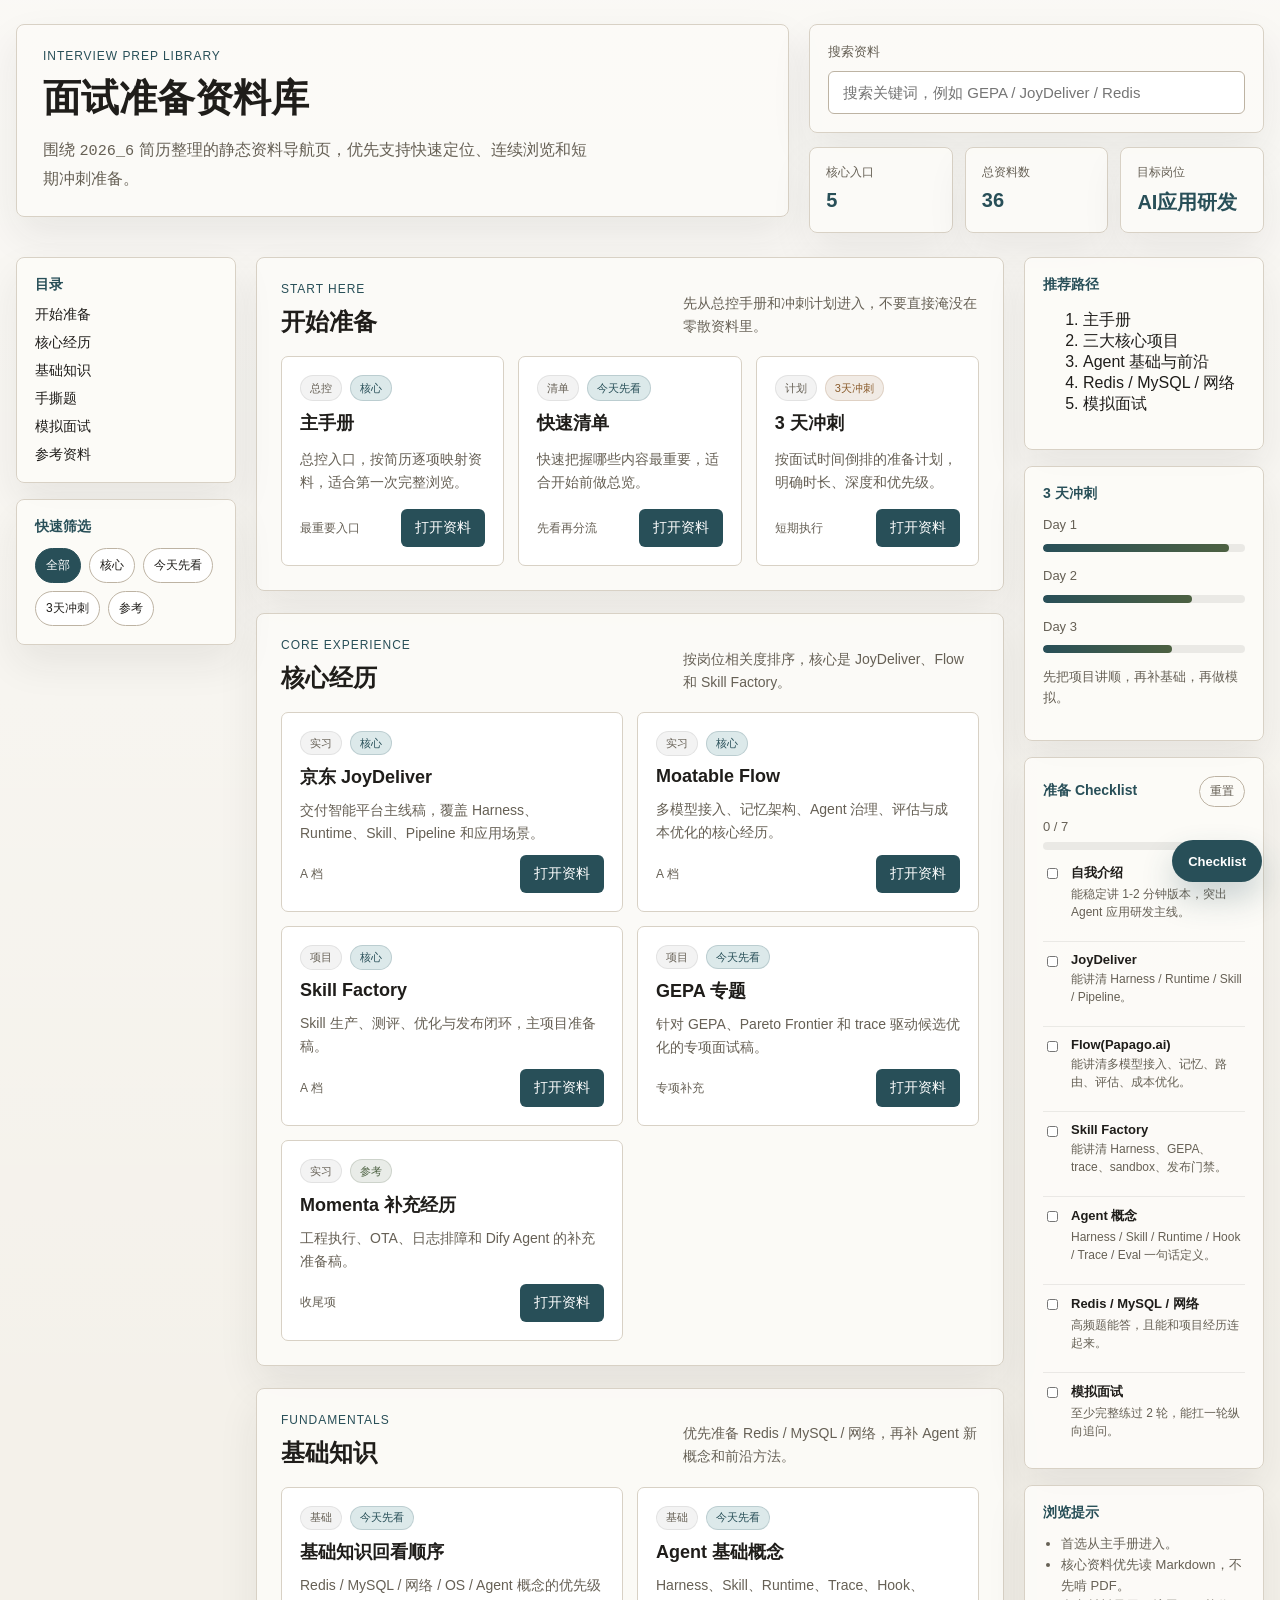
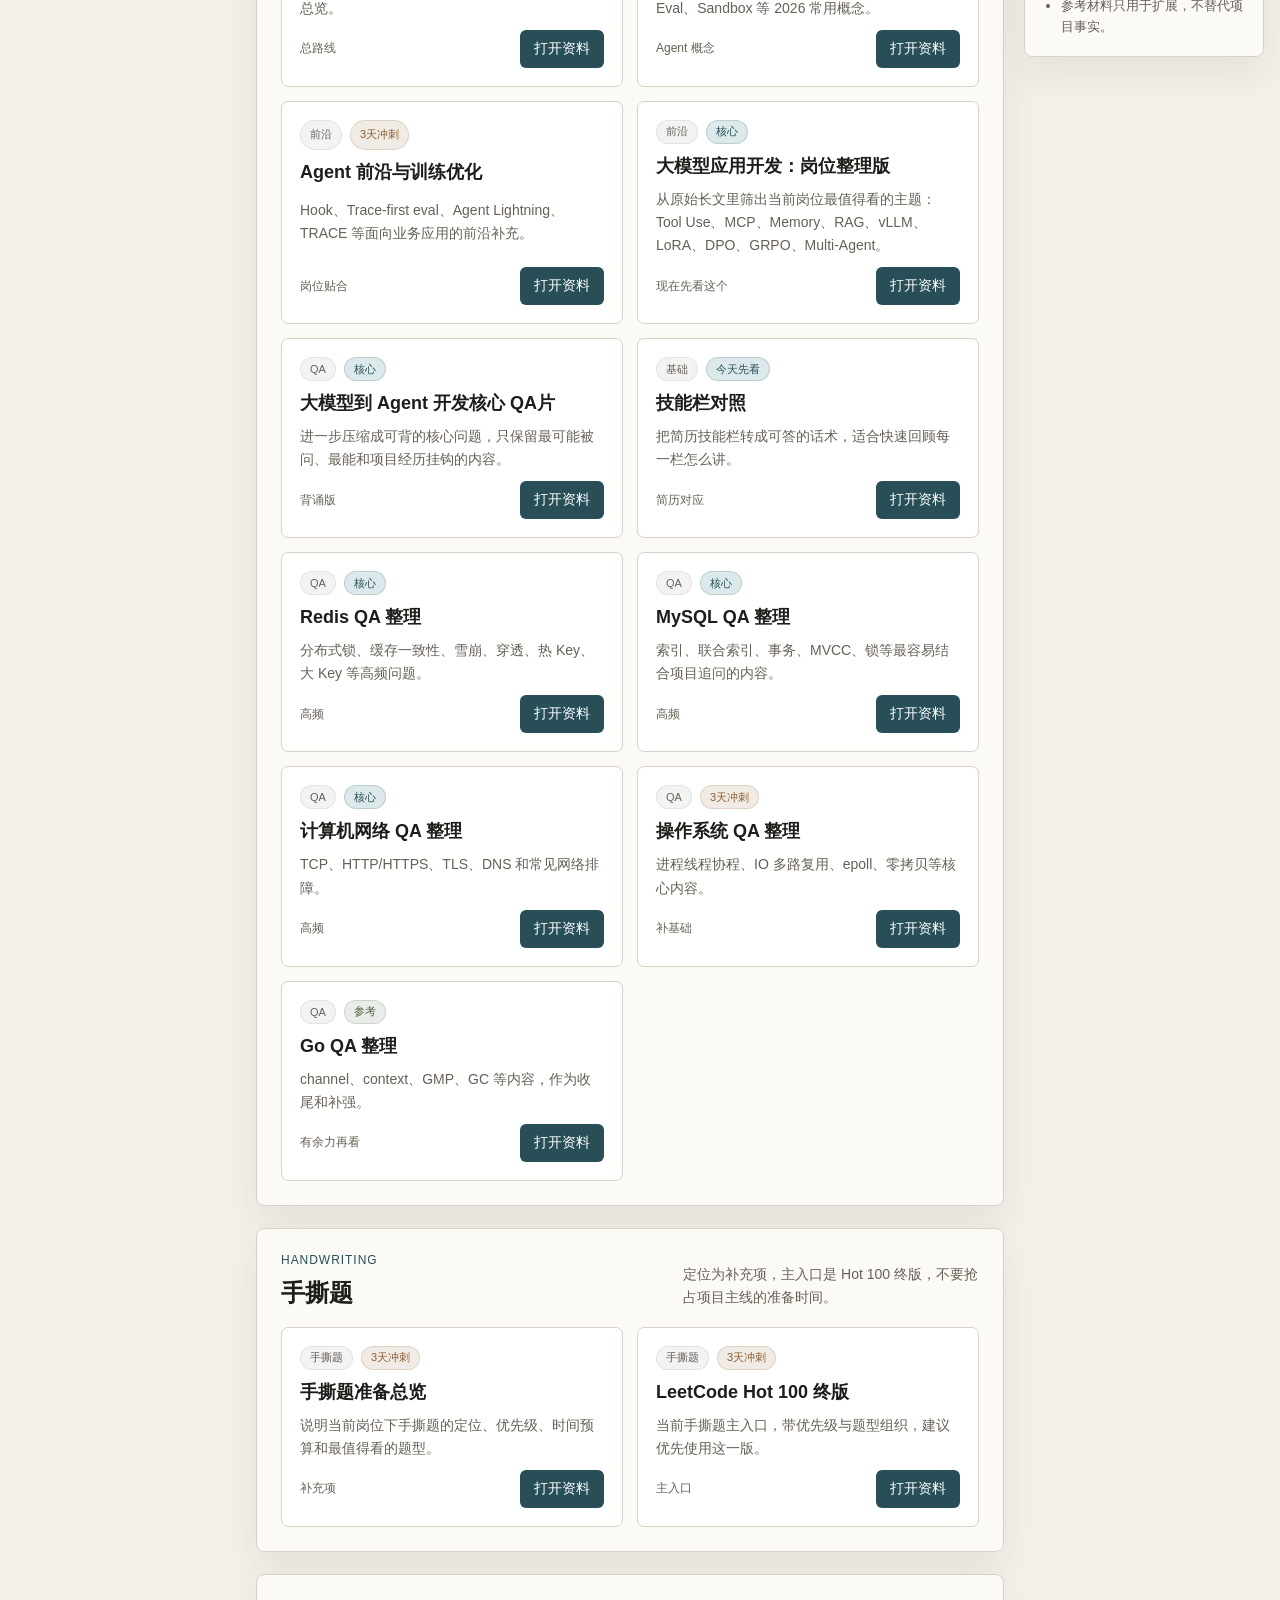
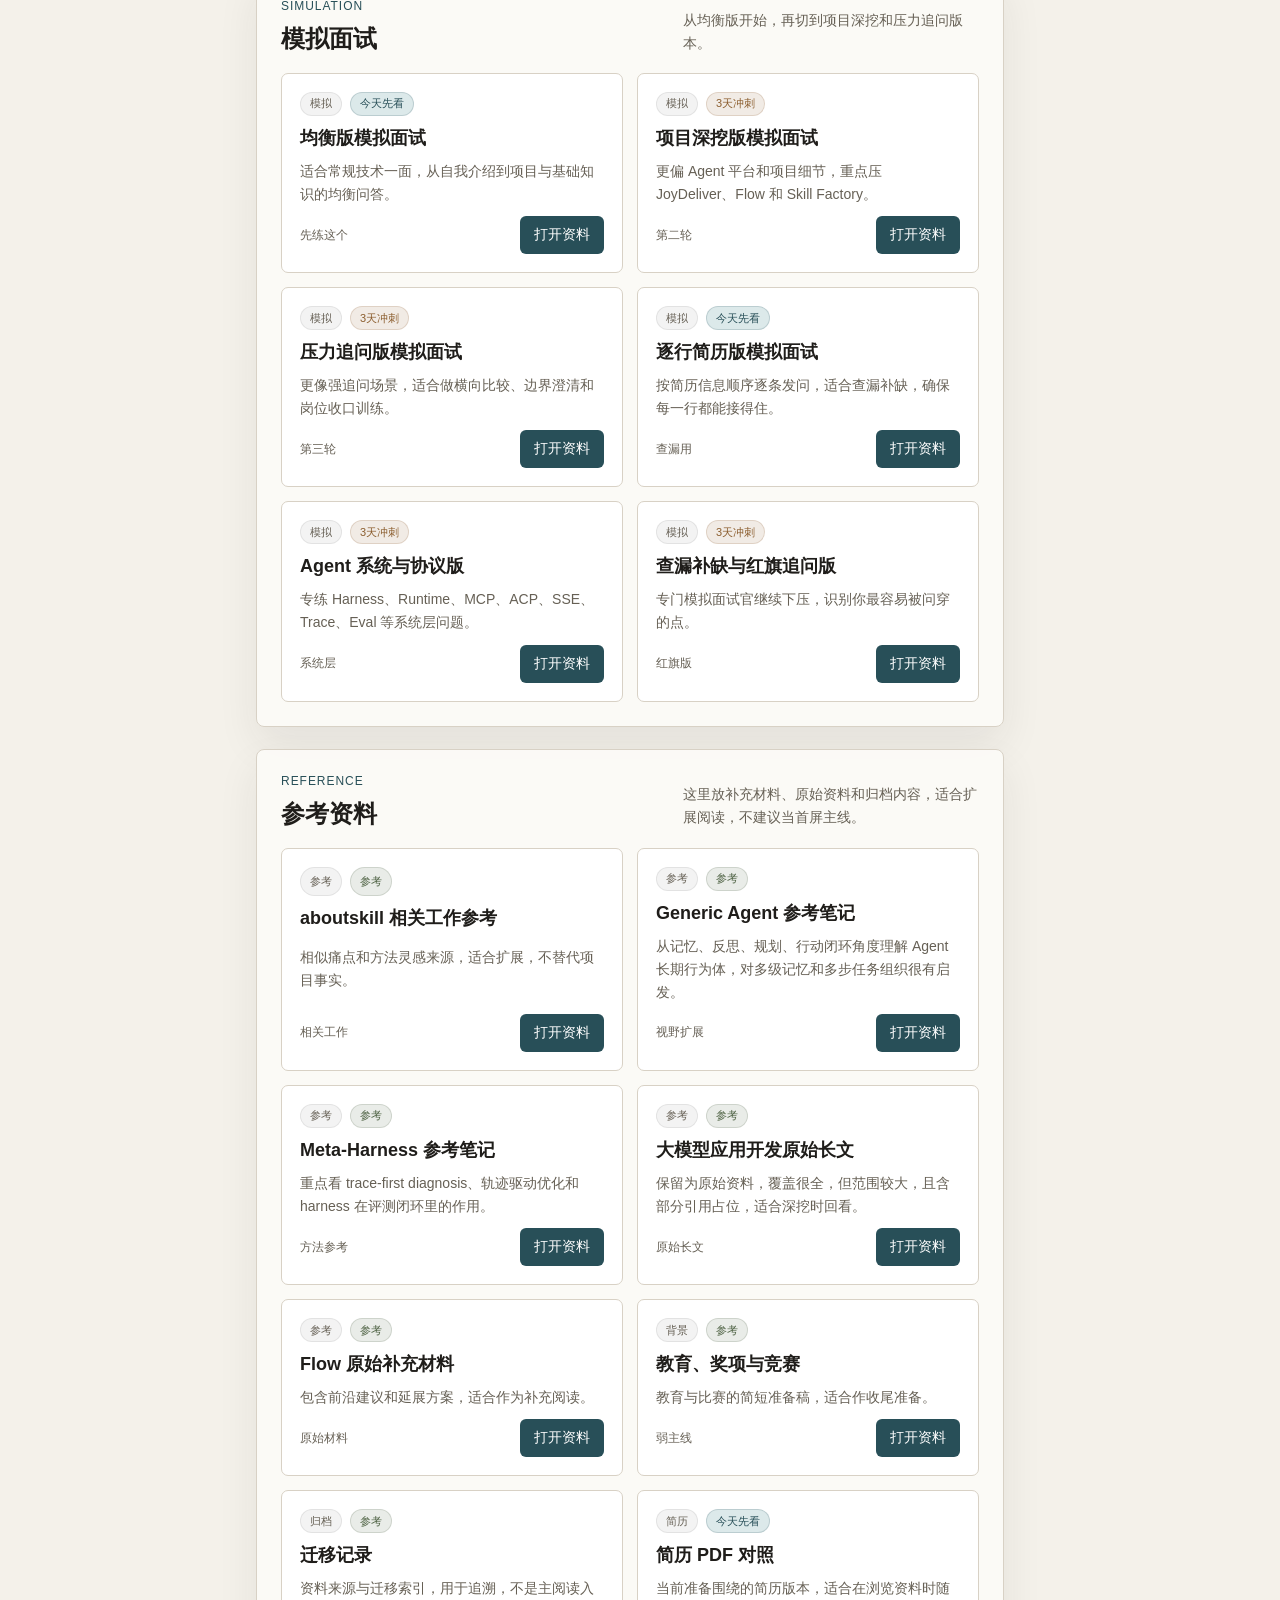
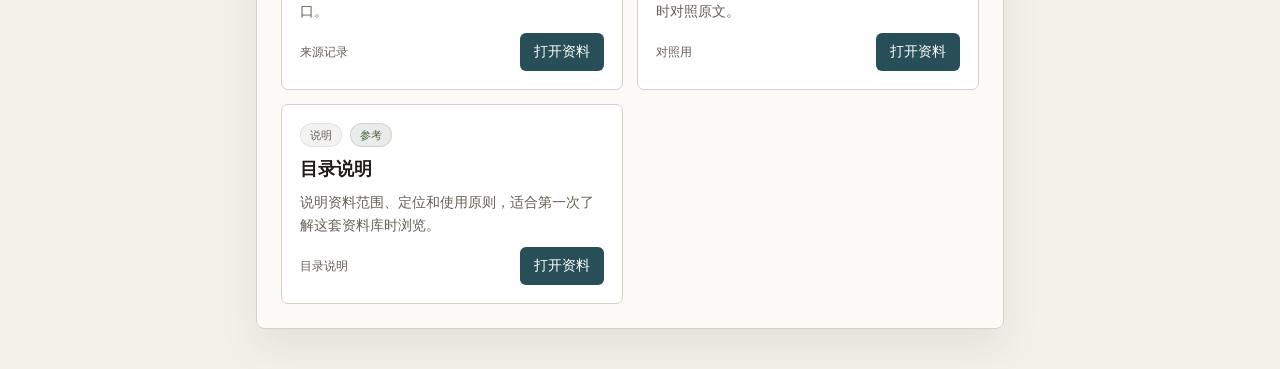
<file: interview-prep/index.html>
<!doctype html>
<html lang="zh-CN">
  <head>
    <meta charset="utf-8" />
    <meta http-equiv="refresh" content="0; url=./web/index.html" />
    <meta name="viewport" content="width=device-width, initial-scale=1" />
    <title>面试准备资料库</title>
  </head>
  <body>
    <p>正在跳转到资料库页面：<a href="./web/index.html">打开面试准备资料库</a></p>
  </body>
</html>
</file>
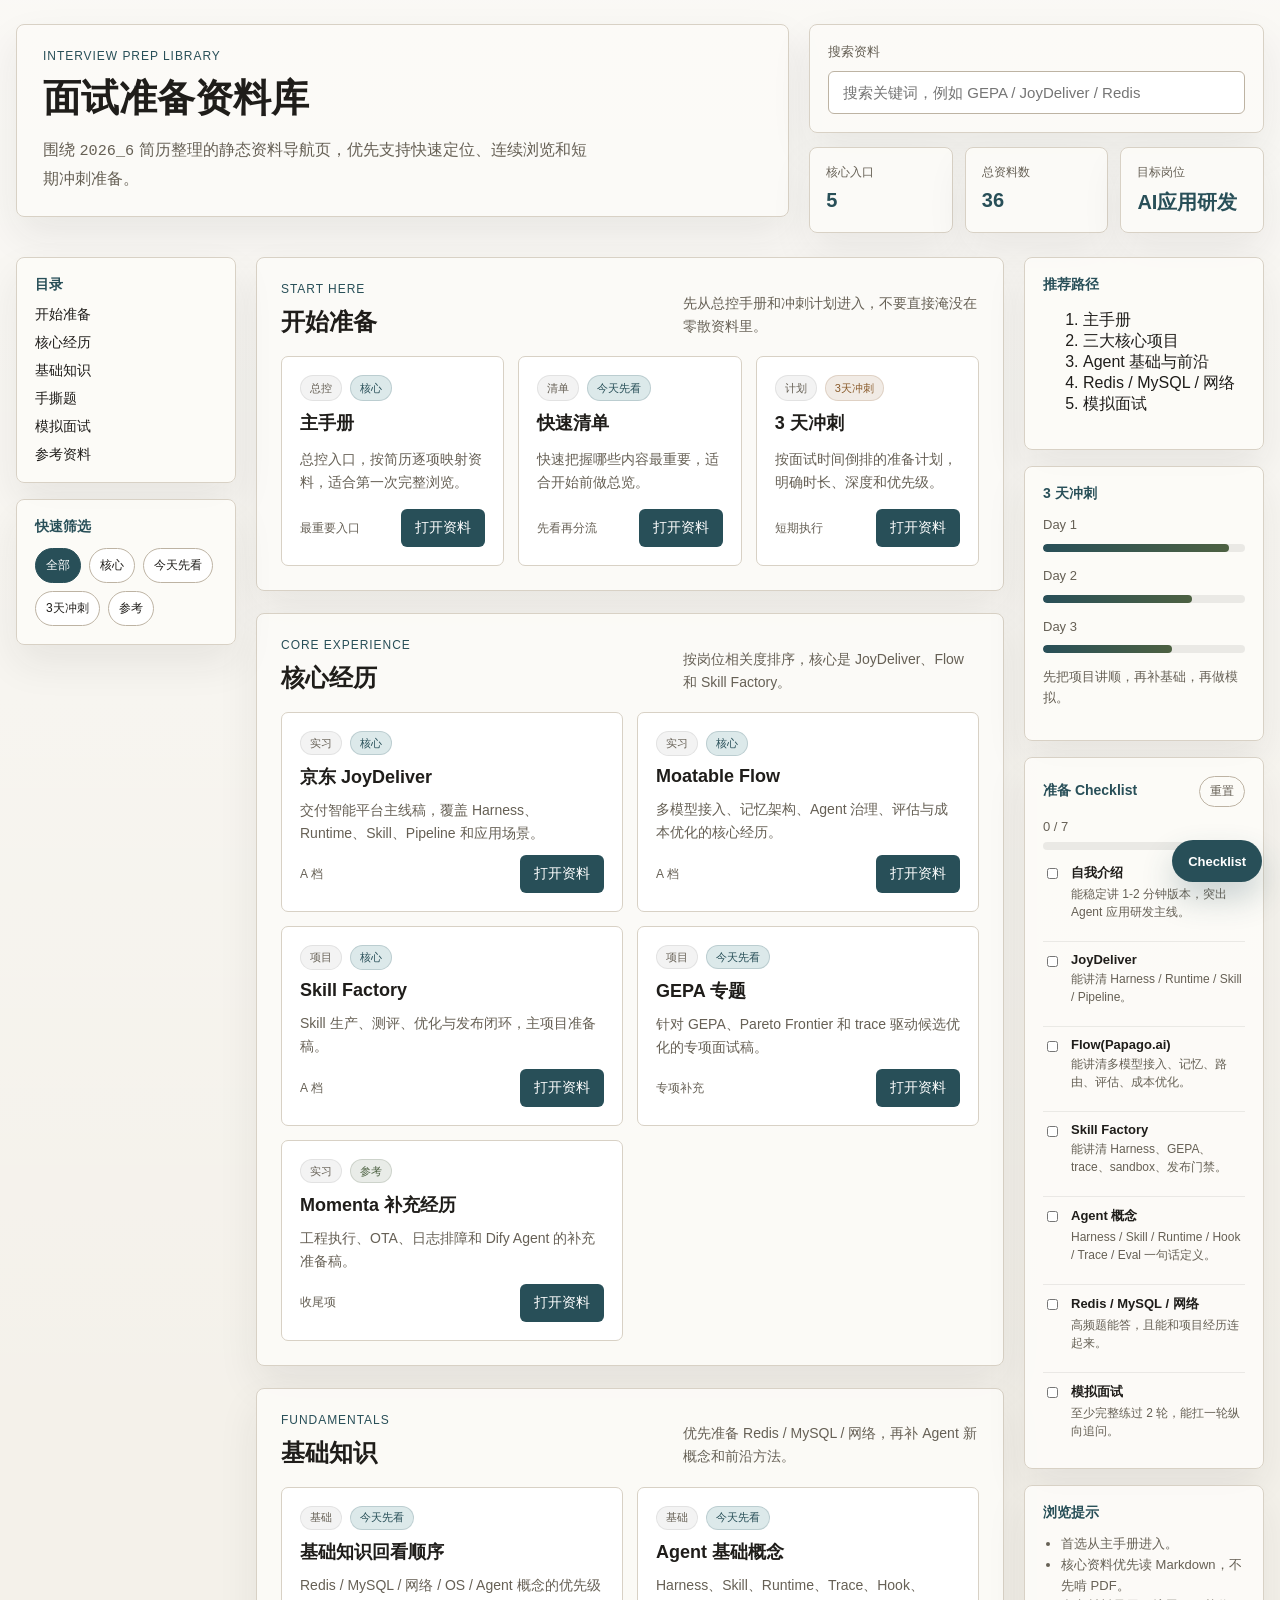
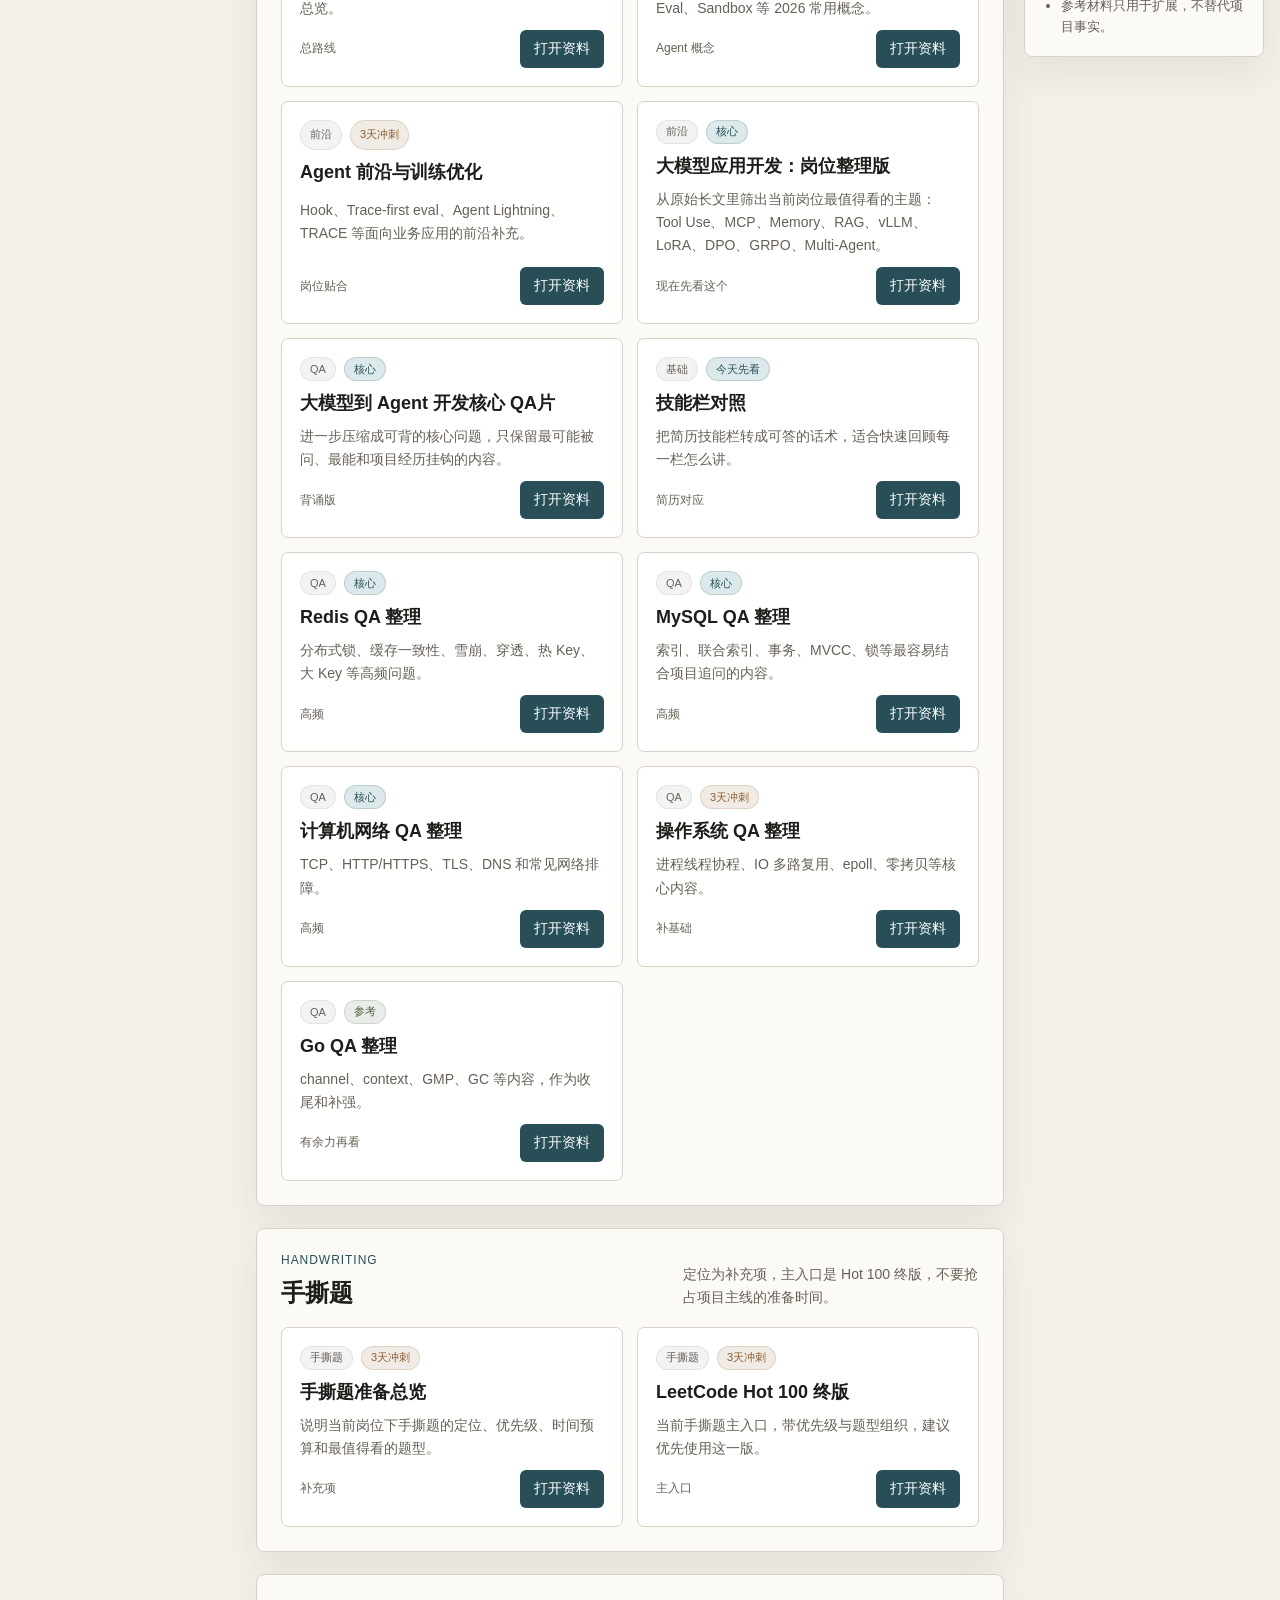
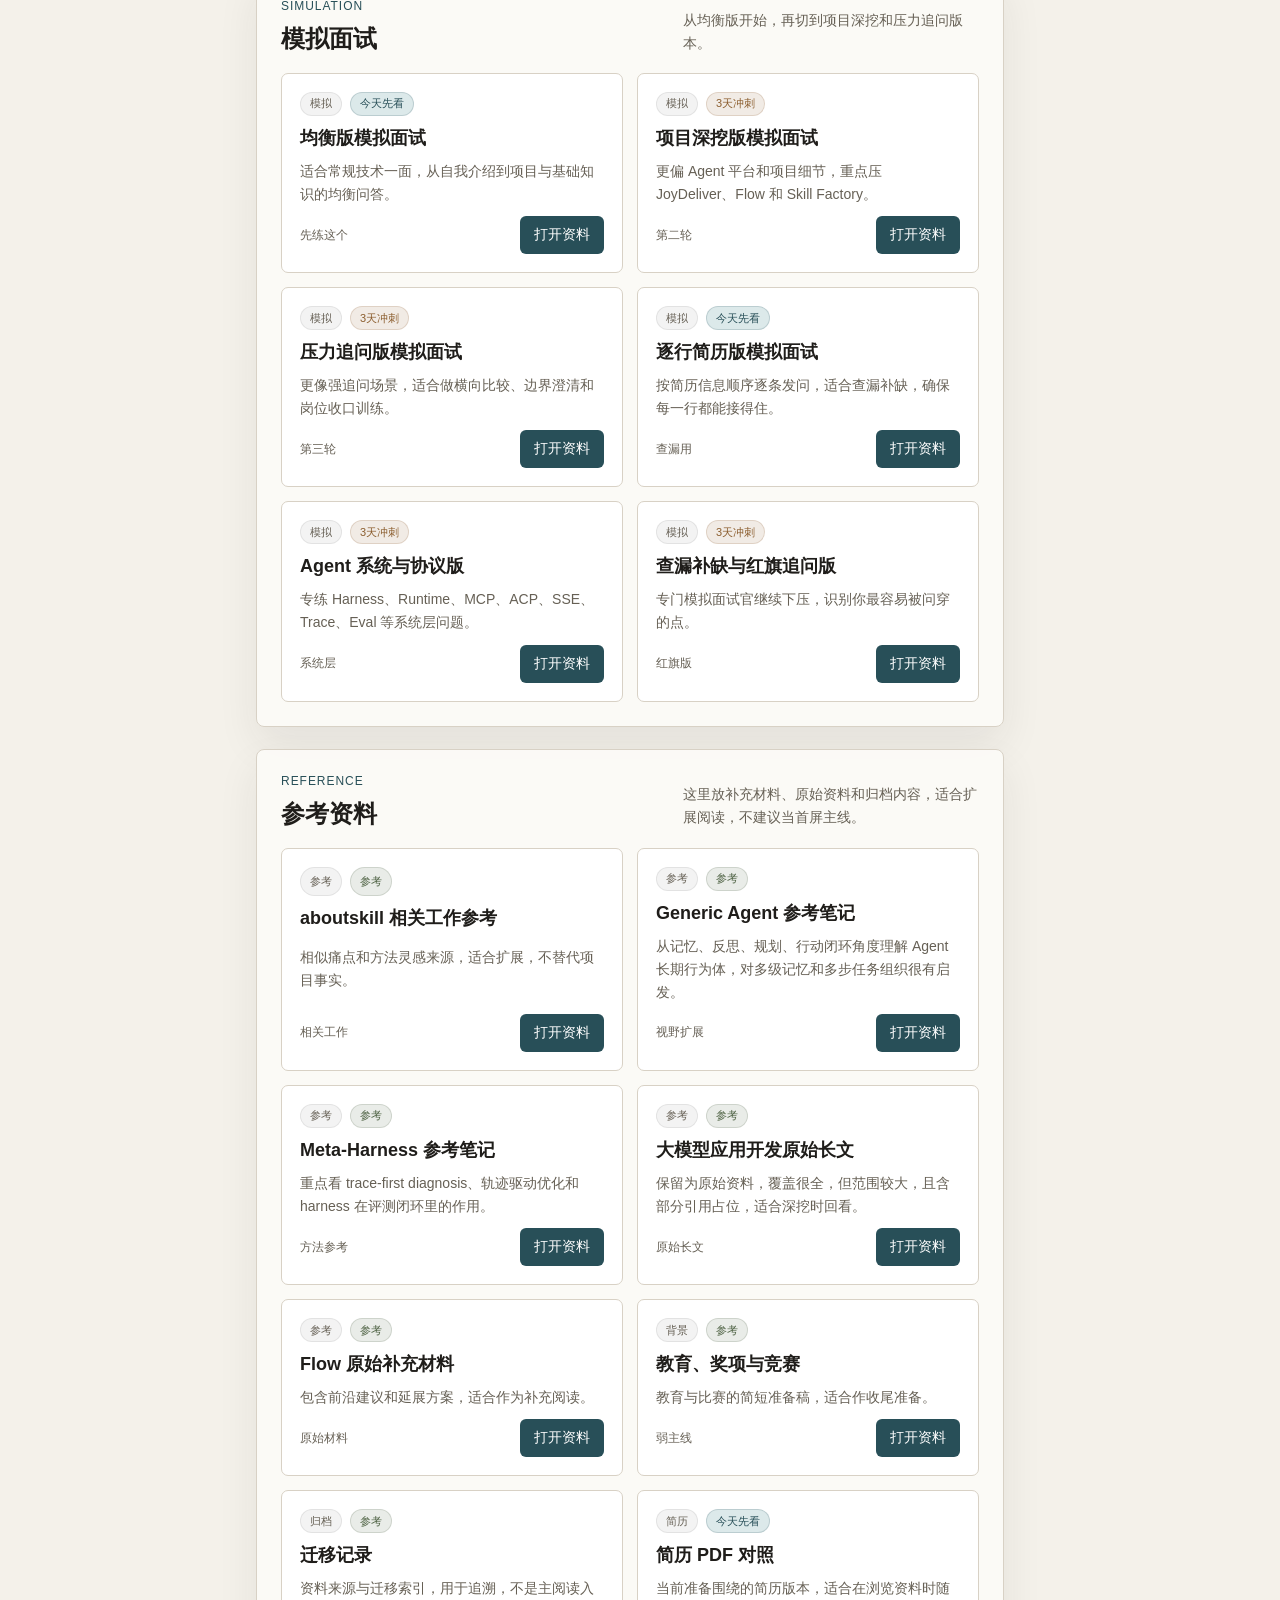
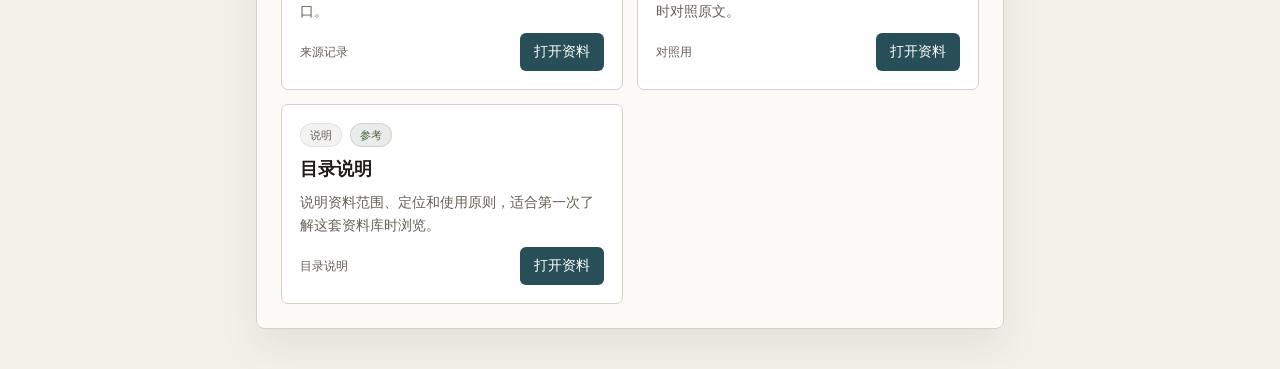
<file: interview-prep/web/index.html>
<!doctype html>
<html lang="zh-CN">
  <head>
    <meta charset="utf-8" />
    <meta name="viewport" content="width=device-width, initial-scale=1" />
    <title>面试准备资料库</title>
    <link rel="stylesheet" href="./styles.css" />
  </head>
  <body>
    <a class="floating-checklist" href="#checklist-panel">Checklist</a>
    <div class="page-shell">
      <header class="topbar">
        <div class="brand-block">
          <p class="eyebrow">Interview Prep Library</p>
          <h1>面试准备资料库</h1>
          <p class="subtitle">
            围绕 <code>2026_6</code> 简历整理的静态资料导航页，优先支持快速定位、连续浏览和短期冲刺准备。
          </p>
        </div>
        <div class="topbar-tools">
          <label class="search-box" for="global-search">
            <span>搜索资料</span>
            <input id="global-search" type="search" placeholder="搜索关键词，例如 GEPA / JoyDeliver / Redis" />
          </label>
          <div class="toolbar-meta">
            <div class="metric">
              <span class="metric-label">核心入口</span>
              <strong>5</strong>
            </div>
            <div class="metric">
              <span class="metric-label">总资料数</span>
              <strong id="total-count">0</strong>
            </div>
            <div class="metric">
              <span class="metric-label">目标岗位</span>
              <strong>AI应用研发</strong>
            </div>
          </div>
        </div>
      </header>

      <main class="workspace">
        <aside class="left-nav">
          <div class="nav-card">
            <p class="nav-title">目录</p>
            <nav>
              <a href="#start">开始准备</a>
              <a href="#experience">核心经历</a>
              <a href="#fundamentals">基础知识</a>
              <a href="#handwriting">手撕题</a>
              <a href="#mock">模拟面试</a>
              <a href="#reference">参考资料</a>
            </nav>
          </div>

          <div class="nav-card">
            <p class="nav-title">快速筛选</p>
            <div class="filter-group" id="priority-filters">
              <button class="filter-chip active" data-filter="all">全部</button>
              <button class="filter-chip" data-filter="core">核心</button>
              <button class="filter-chip" data-filter="today">今天先看</button>
              <button class="filter-chip" data-filter="sprint">3天冲刺</button>
              <button class="filter-chip" data-filter="reference">参考</button>
            </div>
          </div>
        </aside>

        <section class="content-column">
          <section class="section-block section-intro" id="start">
            <div class="section-head">
              <div>
                <p class="section-kicker">Start Here</p>
                <h2>开始准备</h2>
              </div>
              <p class="section-note">先从总控手册和冲刺计划进入，不要直接淹没在零散资料里。</p>
            </div>
            <div class="hero-grid" id="hero-grid"></div>
          </section>

          <section class="section-block" id="experience">
            <div class="section-head">
              <div>
                <p class="section-kicker">Core Experience</p>
                <h2>核心经历</h2>
              </div>
              <p class="section-note">按岗位相关度排序，核心是 JoyDeliver、Flow 和 Skill Factory。</p>
            </div>
            <div class="card-grid" id="experience-grid"></div>
          </section>

          <section class="section-block" id="fundamentals">
            <div class="section-head">
              <div>
                <p class="section-kicker">Fundamentals</p>
                <h2>基础知识</h2>
              </div>
              <p class="section-note">优先准备 Redis / MySQL / 网络，再补 Agent 新概念和前沿方法。</p>
            </div>
            <div class="card-grid" id="fundamentals-grid"></div>
          </section>

          <section class="section-block" id="handwriting">
            <div class="section-head">
              <div>
                <p class="section-kicker">Handwriting</p>
                <h2>手撕题</h2>
              </div>
              <p class="section-note">定位为补充项，主入口是 Hot 100 终版，不要抢占项目主线的准备时间。</p>
            </div>
            <div class="card-grid" id="handwriting-grid"></div>
          </section>

          <section class="section-block" id="mock">
            <div class="section-head">
              <div>
                <p class="section-kicker">Simulation</p>
                <h2>模拟面试</h2>
              </div>
              <p class="section-note">从均衡版开始，再切到项目深挖和压力追问版本。</p>
            </div>
            <div class="card-grid" id="mock-grid"></div>
          </section>

          <section class="section-block" id="reference">
            <div class="section-head">
              <div>
                <p class="section-kicker">Reference</p>
                <h2>参考资料</h2>
              </div>
              <p class="section-note">这里放补充材料、原始资料和归档内容，适合扩展阅读，不建议当首屏主线。</p>
            </div>
            <div class="card-grid" id="reference-grid"></div>
          </section>
        </section>

        <aside class="right-rail">
          <div class="rail-card">
            <p class="rail-title">推荐路径</p>
            <ol>
              <li>主手册</li>
              <li>三大核心项目</li>
              <li>Agent 基础与前沿</li>
              <li>Redis / MySQL / 网络</li>
              <li>模拟面试</li>
            </ol>
          </div>
          <div class="rail-card">
            <p class="rail-title">3 天冲刺</p>
            <div class="mini-progress">
              <span>Day 1</span>
              <div class="bar"><div class="fill day1"></div></div>
            </div>
            <div class="mini-progress">
              <span>Day 2</span>
              <div class="bar"><div class="fill day2"></div></div>
            </div>
            <div class="mini-progress">
              <span>Day 3</span>
              <div class="bar"><div class="fill day3"></div></div>
            </div>
            <p class="rail-note">先把项目讲顺，再补基础，再做模拟。</p>
          </div>
          <div id="checklist-panel" class="rail-card checklist-card">
            <div class="checklist-head">
              <p class="rail-title">准备 Checklist</p>
              <button id="reset-checklist" class="ghost-button" type="button">重置</button>
            </div>
            <div class="checklist-progress">
              <span id="checklist-count">0 / 0</span>
              <div class="bar"><div id="checklist-fill" class="fill checklist-fill"></div></div>
            </div>
            <div id="checklist-items" class="checklist-items"></div>
          </div>
          <div class="rail-card">
            <p class="rail-title">浏览提示</p>
            <ul class="tips-list">
              <li>首选从主手册进入。</li>
              <li>核心资料优先读 Markdown，不先啃 PDF。</li>
              <li>参考材料只用于扩展，不替代项目事实。</li>
            </ul>
          </div>
        </aside>
      </main>
    </div>

    <script src="./app.js"></script>
  </body>
</html>
</file>
<file: interview-prep/web/styles.css>
:root {
  --bg: #f4f1ea;
  --surface: #fcfbf8;
  --surface-strong: #ffffff;
  --border: #d8d1c5;
  --border-strong: #bdb3a3;
  --text: #1f1d1a;
  --muted: #666055;
  --accent: #284f58;
  --accent-soft: #dce9ea;
  --olive: #4d6142;
  --warm: #8a5c2c;
  --shadow: 0 18px 40px rgba(44, 42, 37, 0.08);
  --radius: 8px;
}

* {
  box-sizing: border-box;
}

html {
  scroll-behavior: smooth;
}

body {
  margin: 0;
  font-family: "Noto Sans SC", "PingFang SC", "Microsoft YaHei", sans-serif;
  color: var(--text);
  background:
    linear-gradient(180deg, rgba(255, 255, 255, 0.55), rgba(255, 255, 255, 0) 28%),
    var(--bg);
}

.floating-checklist {
  position: fixed;
  right: 18px;
  bottom: 18px;
  z-index: 30;
  display: inline-flex;
  align-items: center;
  justify-content: center;
  min-height: 42px;
  padding: 0 16px;
  border-radius: 999px;
  background: var(--accent);
  color: #fff;
  text-decoration: none;
  box-shadow: 0 16px 32px rgba(40, 79, 88, 0.24);
  font-size: 13px;
  font-weight: 700;
}

.floating-checklist:hover {
  background: #1f434b;
}

code {
  font-family: "SFMono-Regular", "Cascadia Mono", "Consolas", monospace;
  font-size: 0.95em;
}

.page-shell {
  width: min(1440px, calc(100% - 32px));
  margin: 0 auto;
  padding: 24px 0 40px;
}

.topbar {
  display: grid;
  grid-template-columns: minmax(0, 1.7fr) minmax(320px, 1fr);
  gap: 20px;
  align-items: start;
  margin-bottom: 24px;
}

.brand-block,
.nav-card,
.rail-card,
.section-block {
  background: rgba(252, 251, 248, 0.92);
  border: 1px solid var(--border);
  box-shadow: var(--shadow);
  border-radius: var(--radius);
}

.brand-block {
  padding: 24px 26px;
}

.eyebrow,
.section-kicker {
  margin: 0 0 10px;
  font-size: 12px;
  letter-spacing: 0.08em;
  text-transform: uppercase;
  color: var(--accent);
}

.brand-block h1 {
  margin: 0;
  font-family: "Noto Serif SC", "Source Han Serif SC", "Songti SC", serif;
  font-size: clamp(28px, 3vw, 42px);
  font-weight: 700;
}

.subtitle {
  margin: 12px 0 0;
  max-width: 62ch;
  color: var(--muted);
  line-height: 1.7;
}

.topbar-tools {
  display: grid;
  gap: 14px;
}

.search-box {
  display: grid;
  gap: 10px;
  padding: 18px;
  background: rgba(252, 251, 248, 0.92);
  border: 1px solid var(--border);
  border-radius: var(--radius);
  box-shadow: var(--shadow);
}

.search-box span {
  font-size: 13px;
  color: var(--muted);
}

.search-box input {
  width: 100%;
  border: 1px solid var(--border-strong);
  border-radius: 6px;
  padding: 12px 14px;
  background: var(--surface-strong);
  font-size: 15px;
  color: var(--text);
}

.toolbar-meta {
  display: grid;
  grid-template-columns: repeat(3, 1fr);
  gap: 12px;
}

.metric {
  padding: 16px;
  background: rgba(252, 251, 248, 0.92);
  border: 1px solid var(--border);
  border-radius: var(--radius);
  box-shadow: var(--shadow);
}

.metric-label {
  display: block;
  margin-bottom: 8px;
  font-size: 12px;
  color: var(--muted);
}

.metric strong {
  font-size: 20px;
  color: var(--accent);
}

.workspace {
  display: grid;
  grid-template-columns: 220px minmax(0, 1fr) 240px;
  gap: 20px;
}

.left-nav,
.right-rail {
  display: grid;
  gap: 16px;
  align-self: start;
  position: sticky;
  top: 18px;
}

.nav-card,
.rail-card {
  padding: 18px;
}

.nav-title,
.rail-title {
  margin: 0 0 12px;
  font-size: 14px;
  font-weight: 700;
  color: var(--accent);
}

.checklist-head {
  display: flex;
  align-items: center;
  justify-content: space-between;
  gap: 12px;
  margin-bottom: 12px;
}

.checklist-head .rail-title {
  margin: 0;
}

.checklist-card {
  scroll-margin-top: 24px;
}

.ghost-button {
  border: 1px solid var(--border-strong);
  background: transparent;
  color: var(--muted);
  padding: 6px 10px;
  border-radius: 999px;
  font-size: 12px;
  cursor: pointer;
}

.ghost-button:hover {
  color: var(--text);
  border-color: var(--accent);
}

.nav-card nav {
  display: grid;
  gap: 10px;
}

.nav-card a {
  text-decoration: none;
  color: var(--text);
  font-size: 14px;
}

.filter-group {
  display: flex;
  flex-wrap: wrap;
  gap: 8px;
}

.filter-chip {
  border: 1px solid var(--border-strong);
  background: var(--surface-strong);
  color: var(--text);
  padding: 8px 10px;
  border-radius: 999px;
  font-size: 12px;
  cursor: pointer;
}

.filter-chip.active {
  background: var(--accent);
  color: #fff;
  border-color: var(--accent);
}

.content-column {
  display: grid;
  gap: 22px;
}

.section-block {
  padding: 24px;
}

.section-head {
  display: flex;
  justify-content: space-between;
  align-items: end;
  gap: 16px;
  margin-bottom: 18px;
}

.section-head h2 {
  margin: 0;
  font-family: "Noto Serif SC", "Source Han Serif SC", "Songti SC", serif;
  font-size: 24px;
}

.section-note {
  margin: 0;
  max-width: 38ch;
  color: var(--muted);
  font-size: 14px;
  line-height: 1.65;
}

.hero-grid,
.card-grid {
  display: grid;
  gap: 14px;
}

.hero-grid {
  grid-template-columns: repeat(3, minmax(0, 1fr));
}

.card-grid {
  grid-template-columns: repeat(2, minmax(0, 1fr));
}

.resource-card {
  display: grid;
  gap: 10px;
  padding: 18px;
  background: var(--surface-strong);
  border: 1px solid var(--border);
  border-radius: 7px;
  min-height: 170px;
}

.resource-card.hero {
  min-height: 210px;
}

.resource-meta {
  display: flex;
  flex-wrap: wrap;
  gap: 8px;
}

.badge {
  display: inline-flex;
  align-items: center;
  justify-content: center;
  min-height: 24px;
  padding: 0 9px;
  border-radius: 999px;
  font-size: 11px;
  border: 1px solid transparent;
}

.badge.priority-core,
.badge.priority-today {
  background: var(--accent-soft);
  color: var(--accent);
  border-color: rgba(40, 79, 88, 0.18);
}

.badge.priority-sprint {
  background: rgba(138, 92, 44, 0.12);
  color: var(--warm);
  border-color: rgba(138, 92, 44, 0.18);
}

.badge.priority-reference {
  background: rgba(77, 97, 66, 0.12);
  color: var(--olive);
  border-color: rgba(77, 97, 66, 0.18);
}

.badge.type {
  background: rgba(31, 29, 26, 0.05);
  color: var(--muted);
  border-color: rgba(31, 29, 26, 0.08);
}

.resource-title {
  margin: 0;
  font-size: 18px;
  font-weight: 700;
}

.resource-desc {
  margin: 0;
  color: var(--muted);
  line-height: 1.65;
  font-size: 14px;
}

.resource-footer {
  margin-top: auto;
  display: flex;
  justify-content: space-between;
  align-items: center;
  gap: 12px;
}

.resource-link {
  display: inline-flex;
  align-items: center;
  justify-content: center;
  min-height: 38px;
  padding: 0 14px;
  text-decoration: none;
  background: var(--accent);
  color: #fff;
  border-radius: 6px;
  font-size: 14px;
}

.resource-link.secondary {
  background: transparent;
  border: 1px solid var(--border-strong);
  color: var(--text);
}

.resource-path {
  font-size: 12px;
  color: var(--muted);
  word-break: break-all;
}

.hidden {
  display: none !important;
}

.mini-progress {
  display: grid;
  gap: 8px;
  margin-bottom: 14px;
}

.checklist-progress {
  display: grid;
  gap: 8px;
  margin-bottom: 14px;
}

.checklist-progress span {
  color: var(--muted);
  font-size: 13px;
}

.mini-progress span,
.rail-note,
.tips-list {
  color: var(--muted);
  font-size: 13px;
  line-height: 1.6;
}

.bar {
  height: 8px;
  background: rgba(31, 29, 26, 0.08);
  border-radius: 999px;
  overflow: hidden;
}

.fill {
  height: 100%;
  border-radius: 999px;
  background: linear-gradient(90deg, var(--accent), var(--olive));
}

.fill.day1 { width: 92%; }
.fill.day2 { width: 74%; }
.fill.day3 { width: 64%; }

.checklist-fill { width: 0; }

.checklist-items {
  display: grid;
  gap: 10px;
}

.checklist-item {
  display: grid;
  grid-template-columns: 18px minmax(0, 1fr);
  gap: 10px;
  align-items: start;
  padding: 10px 0;
  border-top: 1px solid rgba(31, 29, 26, 0.08);
}

.checklist-item:first-child {
  border-top: 0;
  padding-top: 0;
}

.checklist-item input {
  margin-top: 3px;
  accent-color: var(--accent);
}

.checklist-item label {
  display: grid;
  gap: 3px;
  cursor: pointer;
}

.checklist-item strong {
  font-size: 13px;
  color: var(--text);
}

.checklist-item span {
  font-size: 12px;
  color: var(--muted);
  line-height: 1.5;
}

.checklist-item.done strong,
.checklist-item.done span {
  opacity: 0.66;
}

.checklist-item.done strong {
  text-decoration: line-through;
}

.tips-list {
  margin: 0;
  padding-left: 18px;
}

@media (max-width: 1180px) {
  .workspace {
    grid-template-columns: 1fr;
  }

  .left-nav,
  .right-rail {
    position: static;
    grid-template-columns: repeat(2, minmax(0, 1fr));
  }

  .checklist-card {
    order: -1;
  }
}

@media (max-width: 920px) {
  .topbar {
    grid-template-columns: 1fr;
  }

  .toolbar-meta,
  .hero-grid,
  .card-grid,
  .left-nav,
  .right-rail {
    grid-template-columns: 1fr;
  }

  .section-head {
    flex-direction: column;
    align-items: start;
  }

  .page-shell {
    width: min(100%, calc(100% - 20px));
  }

  .floating-checklist {
    right: 12px;
    bottom: 12px;
  }
}
</file>
